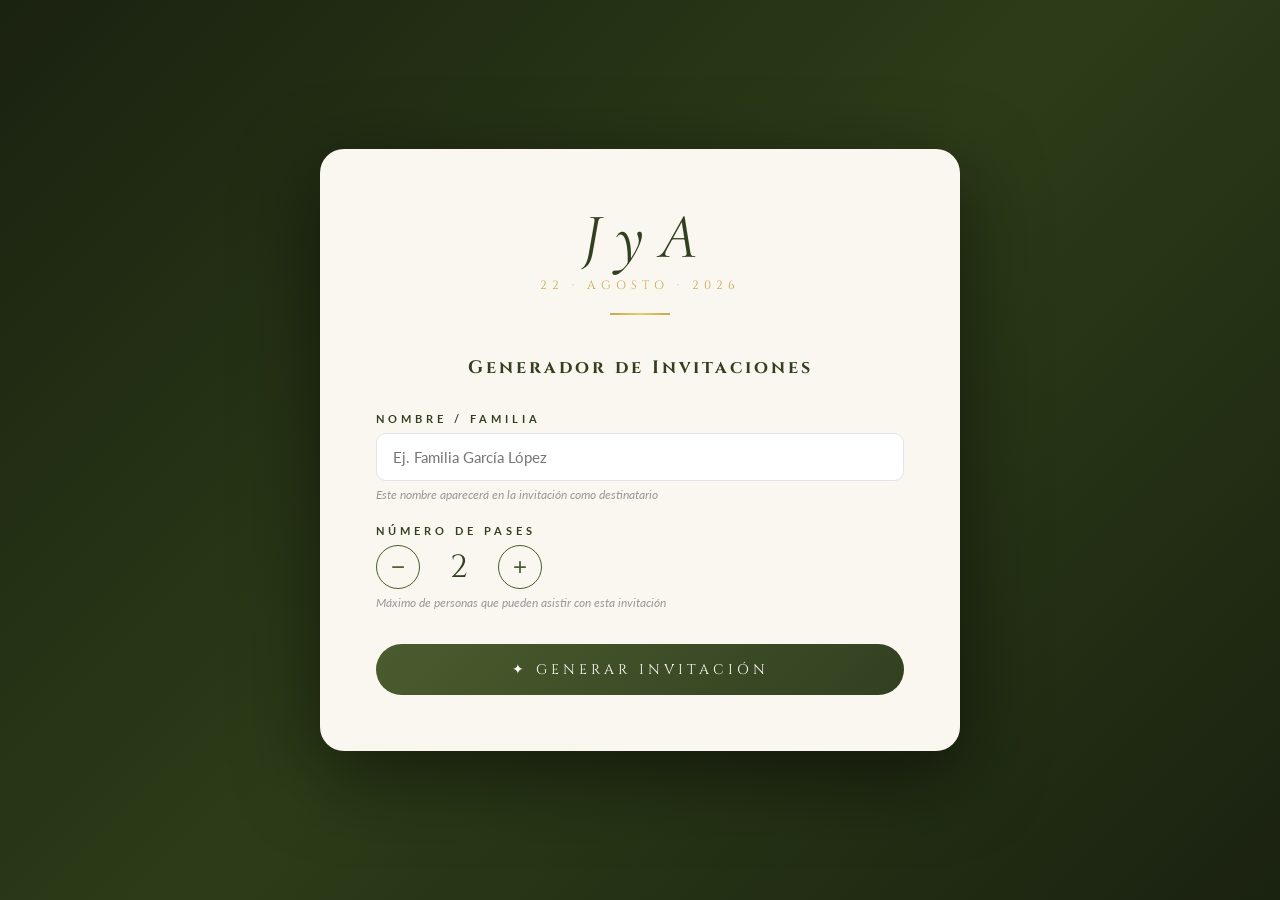
<file: generador.html>
<!DOCTYPE html>
<html lang="es">
<head>
  <meta charset="UTF-8"/>
  <meta name="viewport" content="width=device-width, initial-scale=1.0"/>
  <title>Generador de Invitaciones — Alejandra y Jorge</title>
  <link href="https://fonts.googleapis.com/css2?family=Cormorant+Garamond:ital,wght@1,400;1,600&family=Cinzel:wght@400;600&family=Lato:wght@300;400&display=swap" rel="stylesheet"/>
  <style>
    :root{
      --olive:#4A5C2E; --olive-dark:#324020;
      --gold:#C9A84C;  --gold-light:#E8C96B;
      --lila:#E8E0F0;  --lila-dark:#9B8AB4;
      --cream:#FAF7F0;
    }
    *{box-sizing:border-box;margin:0;padding:0;}
    body{
      font-family:'Lato',sans-serif;
      background:linear-gradient(135deg,#1a2210 0%,#2d3c18 50%,#1a2210 100%);
      min-height:100vh; display:flex; align-items:center; justify-content:center;
      padding:24px;
    }
    .gen-card{
      background:var(--cream); border-radius:24px;
      padding:clamp(32px,5vw,56px);
      max-width:640px; width:100%;
      box-shadow:0 24px 80px rgba(0,0,0,0.5);
    }
    .gen-header{ text-align:center; margin-bottom:40px; }
    .gen-monogram{
      font-family:'Cormorant Garamond',serif;
      font-size:clamp(40px,8vw,64px); font-style:italic;
      color:var(--olive-dark); line-height:1;
    }
    .gen-subtitle{
      font-family:'Cinzel',serif; font-size:clamp(10px,1.8vw,12px);
      letter-spacing:5px; text-transform:uppercase; color:var(--gold);
      margin-top:8px;
    }
    .gen-divider{
      width:60px; height:2px;
      background:linear-gradient(to right,var(--gold),var(--gold-light),var(--gold));
      margin:20px auto;
    }
    .gen-title{
      font-family:'Cinzel',serif; font-size:clamp(14px,2.5vw,18px);
      color:var(--olive-dark); letter-spacing:3px; text-align:center; margin-bottom:32px;
    }
    .form-group{ margin-bottom:22px; }
    label{
      display:block; font-family:'Lato',sans-serif; font-size:11px;
      letter-spacing:4px; text-transform:uppercase; color:var(--olive-dark);
      margin-bottom:8px; font-weight:700;
    }
    input[type=text], input[type=number]{
      width:100%; background:#fff; border:1.5px solid var(--lila);
      border-radius:10px; padding:14px 16px; color:#333;
      font-family:'Lato',sans-serif; font-size:15px; outline:none;
      transition:border-color 0.3s;
    }
    input:focus{ border-color:var(--lila-dark); }
    .counter-row{ display:flex; align-items:center; gap:20px; }
    .cnt-btn{
      width:44px;height:44px;border-radius:50%;
      background:transparent; border:1.5px solid var(--olive);
      color:var(--olive); font-size:24px; cursor:pointer;
      transition:background 0.2s; line-height:1;
    }
    .cnt-btn:hover{ background:rgba(74,92,46,0.1); }
    #gen-passes-count{
      font-family:'Cinzel',serif; font-size:32px; color:var(--olive-dark);
      min-width:2ch; text-align:center;
    }
    .hint{ font-size:12px; color:#999; margin-top:6px; font-style:italic; }
    .btn-gen{
      width:100%; padding:16px; margin-top:12px;
      background:linear-gradient(135deg,var(--olive),var(--olive-dark));
      border:none; border-radius:50px; color:#fff;
      font-family:'Cinzel',serif; font-size:clamp(12px,2vw,14px);
      letter-spacing:4px; text-transform:uppercase; cursor:pointer;
      transition:transform 0.2s, box-shadow 0.2s;
    }
    .btn-gen:hover{ transform:translateY(-2px); box-shadow:0 8px 24px rgba(50,64,32,0.4); }
    .btn-copy{
      width:100%; padding:13px; margin-top:10px;
      background:transparent; border:1.5px solid var(--gold);
      border-radius:50px; color:var(--gold);
      font-family:'Cinzel',serif; font-size:clamp(11px,1.8vw,13px);
      letter-spacing:3px; text-transform:uppercase; cursor:pointer;
      transition:background 0.2s;
    }
    .btn-copy:hover{ background:rgba(201,168,76,0.1); }
    .result-box{
      margin-top:28px; padding:20px 24px;
      background:var(--lila); border-radius:14px;
      border:1px solid var(--lila-dark);
      display:none;
    }
    .result-box.visible{ display:block; }
    .result-label{
      font-family:'Lato',sans-serif; font-size:11px; letter-spacing:4px;
      text-transform:uppercase; color:var(--olive-dark); margin-bottom:8px;
    }
    .result-url{
      font-family:'Lato',sans-serif; font-size:13px; color:#333;
      word-break:break-all; line-height:1.6; margin-bottom:16px;
    }
    .preview-link{
      display:inline-block; padding:10px 22px;
      background:var(--olive); color:#fff; text-decoration:none;
      border-radius:50px; font-family:'Cinzel',serif; font-size:11px;
      letter-spacing:3px; text-transform:uppercase;
      transition:background 0.2s; margin-right:8px;
    }
    .preview-link:hover{ background:var(--olive-dark); }
    .copied-msg{
      font-family:'Lato',sans-serif; font-size:13px; color:var(--olive);
      margin-top:10px; min-height:18px; font-style:italic;
    }
    /* Lista de invitados generados */
    .guests-list{ margin-top:32px; }
    .guests-list-title{
      font-family:'Cinzel',serif; font-size:13px; letter-spacing:3px;
      text-transform:uppercase; color:var(--olive-dark); margin-bottom:16px;
      text-align:center;
    }
    .guests-table{ width:100%; border-collapse:collapse; font-size:13px; }
    .guests-table th{ background:var(--olive); color:#fff; padding:10px 12px; font-family:'Cinzel',serif; font-size:10px; letter-spacing:2px; text-transform:uppercase; text-align:left; }
    .guests-table td{ padding:10px 12px; border-bottom:1px solid var(--lila); }
    .guests-table tr:hover td{ background:rgba(232,224,240,0.5); }
    .btn-del{ background:transparent; border:none; color:#c0392b; cursor:pointer; font-size:16px; }
    .no-guests{ text-align:center; color:#999; font-style:italic; padding:16px; }

    @media(max-width:480px){
      .gen-card{ padding:28px 20px; }
    }
  </style>
</head>
<body>
<div class="gen-card">
  <div class="gen-header">
    <div class="gen-monogram">J y A</div>
    <div class="gen-subtitle">22 · Agosto · 2026</div>
    <div class="gen-divider"></div>
  </div>
  <h2 class="gen-title">Generador de Invitaciones</h2>

  <div class="form-group">
    <label for="guest-name">Nombre / Familia</label>
    <input type="text" id="guest-name" placeholder="Ej. Familia García López"/>
    <p class="hint">Este nombre aparecerá en la invitación como destinatario</p>
  </div>

  <div class="form-group">
    <label>Número de pases</label>
    <div class="counter-row">
      <button class="cnt-btn" onclick="changePasses(-1)">−</button>
      <span id="gen-passes-count">2</span>
      <button class="cnt-btn" onclick="changePasses(1)">+</button>
    </div>
    <p class="hint">Máximo de personas que pueden asistir con esta invitación</p>
  </div>

  <button class="btn-gen" onclick="generateLink()">✦ Generar Invitación</button>

  <div class="result-box" id="result-box">
    <p class="result-label">Enlace generado</p>
    <p class="result-url" id="result-url"></p>
    <a class="preview-link" id="preview-link" href="#" target="_blank">Ver invitación</a>
    <button class="btn-copy" onclick="copyLink()">Copiar enlace</button>
    <p class="copied-msg" id="copied-msg"></p>
  </div>

  <!-- Lista de invitados -->
  <div class="guests-list" id="guests-list" style="display:none">
    <p class="guests-list-title">Invitaciones generadas</p>
    <table class="guests-table">
      <thead><tr><th>#</th><th>Nombre / Familia</th><th>Pases</th><th>Enlace</th><th></th></tr></thead>
      <tbody id="guests-tbody"></tbody>
    </table>
  </div>
</div>

<script>
  let passesCount = 2;
  let guestList   = JSON.parse(localStorage.getItem('guestList_AJ') || '[]');

  renderTable();

  function changePasses(d){
    passesCount = Math.max(1, Math.min(20, passesCount + d));
    document.getElementById('gen-passes-count').textContent = passesCount;
  }

  function generateLink(){
    const name   = document.getElementById('guest-name').value.trim();
    if(!name){ alert('Por favor escribe el nombre del invitado.'); return; }

    const encoded = name.replace(/\s+/g,'_');
    const base    = window.location.href.replace('generador.html','');
    const url     = `${base}index.html?n=${encodeURIComponent(encoded)}&p=${passesCount}`;

    document.getElementById('result-url').textContent  = url;
    document.getElementById('preview-link').href       = url;
    document.getElementById('result-box').classList.add('visible');
    document.getElementById('copied-msg').textContent  = '';

    // Guardar en lista
    const entry = { name, passes: passesCount, url };
    guestList.push(entry);
    localStorage.setItem('guestList_AJ', JSON.stringify(guestList));
    renderTable();
  }

  function copyLink(){
    const url = document.getElementById('result-url').textContent;
    navigator.clipboard.writeText(url).then(()=>{
      document.getElementById('copied-msg').textContent = '✓ Enlace copiado al portapapeles';
      setTimeout(()=>document.getElementById('copied-msg').textContent='', 3000);
    });
  }

  function deleteGuest(i){
    guestList.splice(i,1);
    localStorage.setItem('guestList_AJ', JSON.stringify(guestList));
    renderTable();
  }

  function renderTable(){
    const tbody = document.getElementById('guests-tbody');
    const list  = document.getElementById('guests-list');
    tbody.innerHTML = '';
    if(guestList.length === 0){
      list.style.display = 'none'; return;
    }
    list.style.display = 'block';
    guestList.forEach((g,i)=>{
      const tr = document.createElement('tr');
      tr.innerHTML = `
        <td>${i+1}</td>
        <td>${g.name}</td>
        <td style="text-align:center;font-weight:700;color:var(--olive-dark)">${g.passes}</td>
        <td><a href="${g.url}" target="_blank" style="color:var(--olive-dark);font-size:11px;word-break:break-all">Ver ↗</a></td>
        <td><button class="btn-del" onclick="deleteGuest(${i})" title="Eliminar">✕</button></td>
      `;
      tbody.appendChild(tr);
    });
  }
</script>
</body>
</html>
</file>
